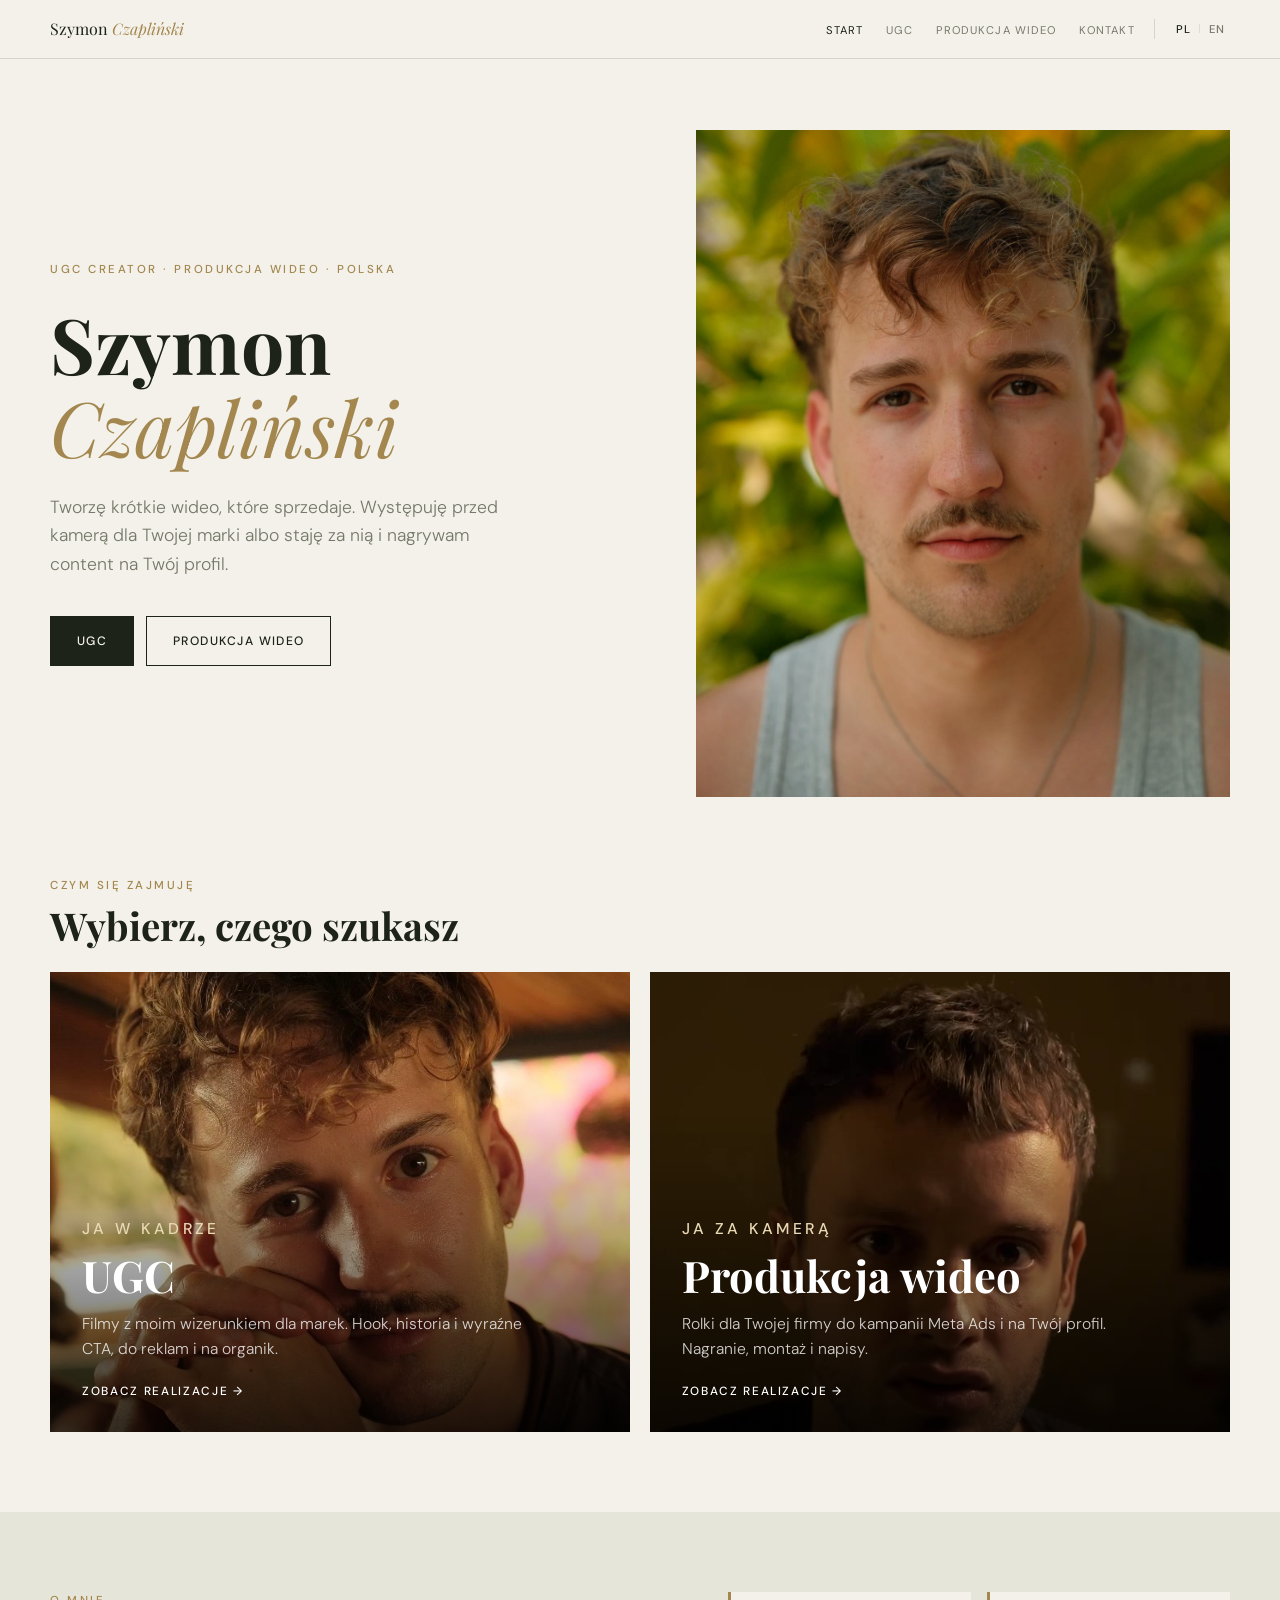
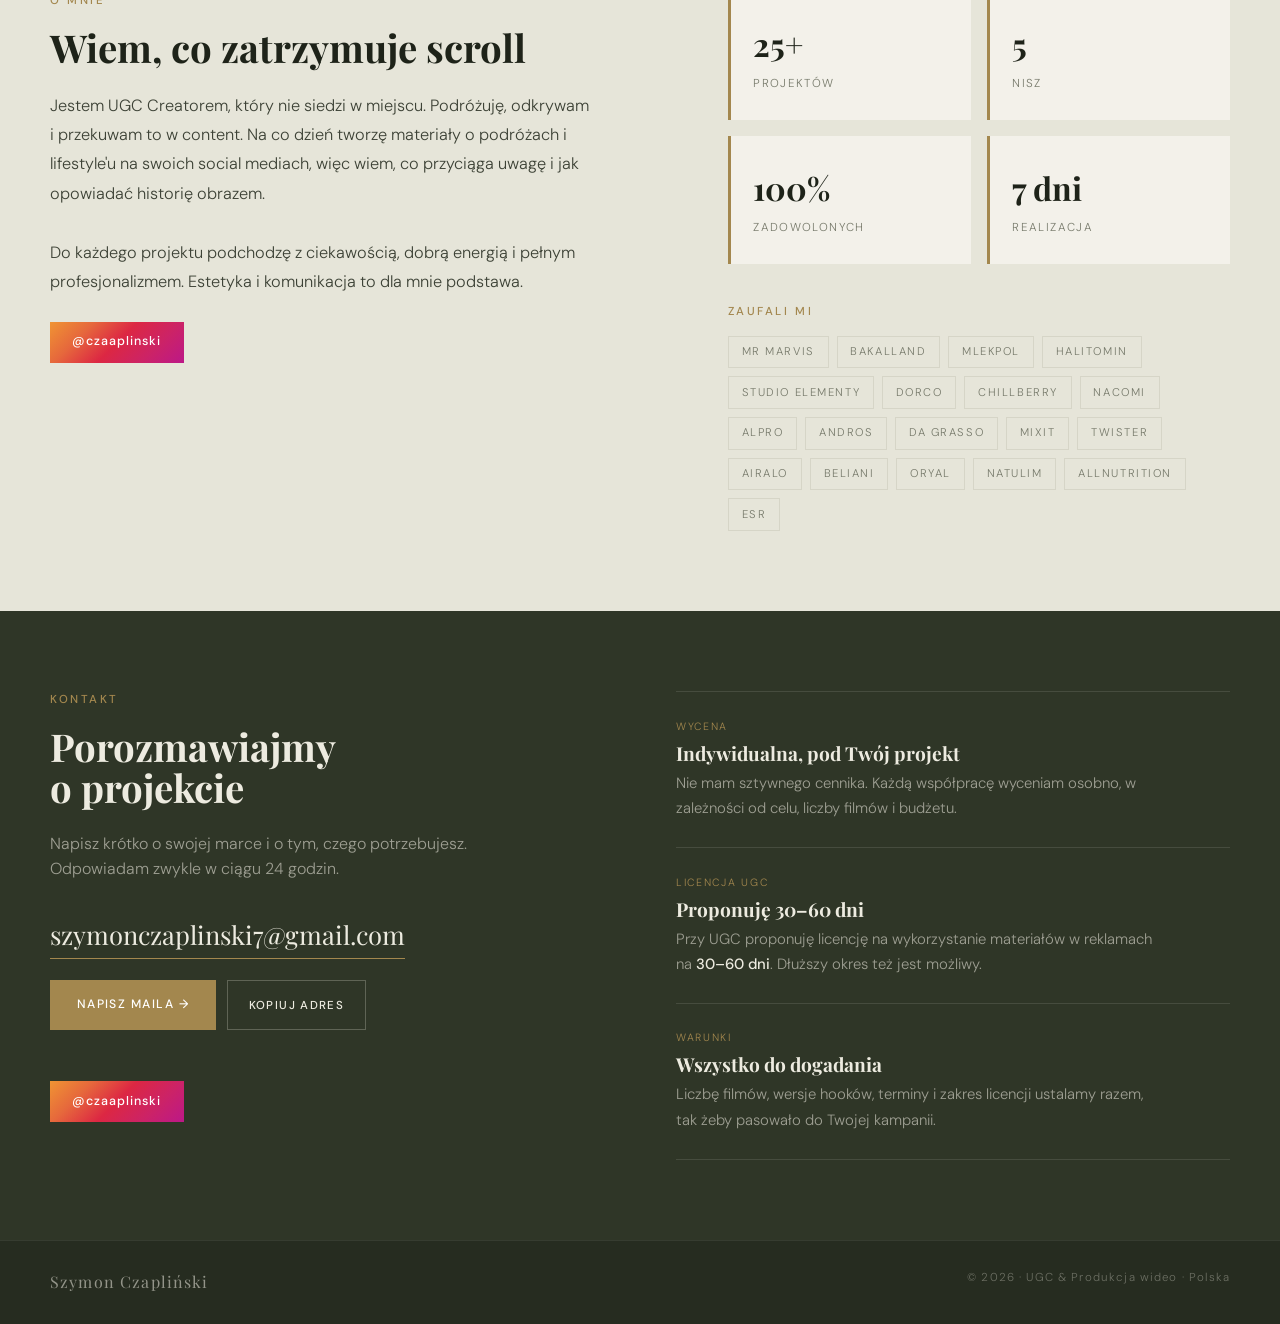
<file: index.html>
<!DOCTYPE html>
<html lang="pl">
<head>
<meta charset="UTF-8"/>
<meta name="viewport" content="width=device-width, initial-scale=1.0, viewport-fit=cover"/>
<title>Szymon Czapliński — UGC Creator & Produkcja wideo</title>
<meta name="description" content="Szymon Czapliński — UGC Creator i produkcja wideo. Krótkie filmy dla marek: UGC z moim wizerunkiem oraz rolki do kampanii Meta Ads i na profil firmy."/>
<meta property="og:type" content="website"/>
<meta property="og:title" content="Szymon Czapliński — UGC Creator & Produkcja wideo"/>
<meta property="og:description" content="Szymon Czapliński — UGC Creator i produkcja wideo. Krótkie filmy dla marek: UGC z moim wizerunkiem oraz rolki do kampanii Meta Ads i na profil firmy."/>
<meta property="og:image" content="https://szymonczaplinskiugc.github.io/szymonczaplinskiUGC/szymon-hero.jpg"/>
<meta property="og:locale" content="pl_PL"/>
<meta name="twitter:card" content="summary_large_image"/>
<link rel="preconnect" href="https://fonts.googleapis.com"/>
<link rel="preconnect" href="https://fonts.gstatic.com" crossorigin/>
<link href="https://fonts.googleapis.com/css2?family=Playfair+Display:ital,wght@0,400;0,700;1,400&amp;family=DM+Sans:wght@300;400;500&amp;display=swap" rel="stylesheet"/>
<link rel="stylesheet" href="style.css?v=202611041552"/>
</head>
<body>
<nav class="wrap"><div class="inner">
  <a class="logo" href="index.html">Szymon <em>Czapliński</em></a>
  <div class="nav-right">
    <ul class="nav-links"><li><a href="index.html" data-pl="Start" data-en="Home" aria-current="page">Start</a></li><li><a href="ugc.html" data-pl="UGC" data-en="UGC">UGC</a></li><li><a href="produkcja.html" data-pl="Produkcja wideo" data-en="Video production">Produkcja wideo</a></li><li><a href="#kontakt" data-pl="Kontakt" data-en="Contact">Kontakt</a></li></ul>
    <div class="lang-switch"><button class="lang-btn active" data-lang="pl">PL</button><span class="lang-sep">|</span><button class="lang-btn" data-lang="en">EN</button></div>
    <button class="hamburger" aria-label="Menu" aria-expanded="false" aria-controls="mobileMenu"><span></span><span></span><span></span></button>
  </div>
</div></nav>
<div class="mobile-menu" id="mobileMenu"><a href="index.html" data-pl="Start" data-en="Home">Start</a><a href="ugc.html" data-pl="UGC" data-en="UGC">UGC</a><a href="produkcja.html" data-pl="Produkcja wideo" data-en="Video production">Produkcja wideo</a><a href="#kontakt" data-pl="Kontakt" data-en="Contact">Kontakt</a></div>
<main>
<section class="hero wrap"><div class="inner">
  <div class="fade-up">
    <p class="eyebrow" data-pl="UGC Creator · Produkcja wideo · Polska" data-en="UGC Creator · Video production · Poland">UGC Creator · Produkcja wideo · Polska</p>
    <h1>Szymon<br><em>Czapliński</em></h1>
    <p class="lead" data-pl="Tworzę krótkie wideo, które sprzedaje. Występuję przed kamerą dla Twojej marki albo staję za nią i nagrywam content na Twój profil." data-en="I make short-form video that sells. I either step in front of the camera for your brand, or stay behind it and film content for your profile.">Tworzę krótkie wideo, które sprzedaje. Występuję przed kamerą dla Twojej marki albo staję za nią i nagrywam content na Twój profil.</p>
    <div class="ctas">
      <a class="btn solid" href="ugc.html">UGC</a>
      <a class="btn ghost" href="produkcja.html" data-pl="Produkcja wideo" data-en="Video production">Produkcja wideo</a>
    </div>
  </div>
  <div class="portrait"><img src="szymon-hero.jpg?v=202611041552" alt="Szymon Czapliński" fetchpriority="high"/></div>
</div></section>

<section class="doors wrap"><div class="inner">
  <p class="eyebrow" data-pl="Czym się zajmuję" data-en="What I do">Czym się zajmuję</p>
  <h2 data-pl="Wybierz, czego szukasz" data-en="Choose what you need">Wybierz, czego szukasz</h2>
  <div class="door-grid">
    <a class="door" href="ugc.html">
      <div class="door-media"><img class="shift" src="szymon-ugc.jpg?v=202611041552" alt="Szymon Czapliński" loading="lazy"/></div>
      <div class="door-body">
        <p class="eyebrow" data-pl="Ja w kadrze" data-en="Me on camera">Ja w kadrze</p>
        <h3>UGC</h3>
        <p data-pl="Filmy z moim wizerunkiem dla marek. Hook, historia i wyraźne CTA, do reklam i na organik." data-en="Videos featuring me, made for brands. Hook, story and a clear CTA, for ads and organic.">Filmy z moim wizerunkiem dla marek. Hook, historia i wyraźne CTA, do reklam i na organik.</p>
        <span class="go" data-pl="Zobacz realizacje →" data-en="See the work →">Zobacz realizacje →</span>
      </div>
    </a>
    <a class="door" href="produkcja.html">
      <div class="door-media"><video src="studioelementy/se-fryzjerzy.mp4" poster="studioelementy/se-fryzjerzy.jpg" muted loop playsinline preload="metadata" data-autoplay></video></div>
      <div class="door-body">
        <p class="eyebrow" data-pl="Ja za kamerą" data-en="Me behind the camera">Ja za kamerą</p>
        <h3 data-pl="Produkcja wideo" data-en="Video production">Produkcja wideo</h3>
        <p data-pl="Rolki dla Twojej firmy do kampanii Meta Ads i na Twój profil. Nagranie, montaż i napisy." data-en="Reels for your business, for Meta Ads campaigns and your profile. Filming, editing and captions.">Rolki dla Twojej firmy do kampanii Meta Ads i na Twój profil. Nagranie, montaż i napisy.</p>
        <span class="go" data-pl="Zobacz realizacje →" data-en="See the work →">Zobacz realizacje →</span>
      </div>
    </a>
  </div>
</div></section>

<section class="about wrap" id="o-mnie"><div class="inner">
  <div>
    <p class="eyebrow" data-pl="O mnie" data-en="About me">O mnie</p>
    <h2 data-pl="Wiem, co zatrzymuje scroll" data-en="I know what stops the scroll">Wiem, co zatrzymuje scroll</h2>
    <p class="txt" data-pl="Jestem UGC Creatorem, który nie siedzi w miejscu. Podróżuję, odkrywam i przekuwam to w content. Na co dzień tworzę materiały o podróżach i lifestyle'u na swoich social mediach, więc wiem, co przyciąga uwagę i jak opowiadać historię obrazem.<br><br>Do każdego projektu podchodzę z ciekawością, dobrą energią i pełnym profesjonalizmem. Estetyka i komunikacja to dla mnie podstawa." data-en="I'm a UGC Creator who never stays in one place. I travel, explore and turn it all into content. I run my own travel and lifestyle social media, so I know what stops the scroll and how to tell a story through visuals.<br><br>I approach every project with curiosity, good energy and full professionalism. Aesthetics and communication are my foundation.">Jestem UGC Creatorem, który nie siedzi w miejscu. Podróżuję, odkrywam i przekuwam to w content. Na co dzień tworzę materiały o podróżach i lifestyle'u na swoich social mediach, więc wiem, co przyciąga uwagę i jak opowiadać historię obrazem.<br><br>Do każdego projektu podchodzę z ciekawością, dobrą energią i pełnym profesjonalizmem. Estetyka i komunikacja to dla mnie podstawa.</p>
    <a href="https://www.instagram.com/czaaplinski/" target="_blank" rel="noopener" class="ig">@czaaplinski</a>
  </div>
  <div>
    <div class="stats">
      <div class="stat"><b>25+</b><span data-pl="Projektów" data-en="Projects">Projektów</span></div>
      <div class="stat"><b>5</b><span data-pl="Nisz" data-en="Niches">Nisz</span></div>
      <div class="stat"><b>100%</b><span data-pl="Zadowolonych" data-en="Satisfaction">Zadowolonych</span></div>
      <div class="stat"><b data-pl="7 dni" data-en="7 days">7 dni</b><span data-pl="Realizacja" data-en="Delivery">Realizacja</span></div>
    </div>
    <div class="brands-block">
      <p class="eyebrow" data-pl="Zaufali mi" data-en="Brands I've worked with">Zaufali mi</p>
      <div class="brands"><span>MR MARVIS</span><span>Bakalland</span><span>Mlekpol</span><span>Halitomin</span><span>Studio Elementy</span><span>Dorco</span><span>Chillberry</span><span>Nacomi</span><span>Alpro</span><span>Andros</span><span>Da Grasso</span><span>Mixit</span><span>Twister</span><span>Airalo</span><span>Beliani</span><span>Oryal</span><span>Natulim</span><span>Allnutrition</span><span>ESR</span></div>
    </div>
  </div>
</div></section>
</main>
<section class="contact wrap" id="kontakt"><div class="inner">
  <div>
    <p class="eyebrow" data-pl="Kontakt" data-en="Contact">Kontakt</p>
    <h2 data-pl="Porozmawiajmy<br>o projekcie" data-en="Let's talk<br>about your project">Porozmawiajmy<br>o projekcie</h2>
    <p class="txt" data-pl="Napisz krótko o swojej marce i o tym, czego potrzebujesz. Odpowiadam zwykle w ciągu 24 godzin." data-en="Tell me briefly about your brand and what you need. I usually reply within 24 hours.">Napisz krótko o swojej marce i o tym, czego potrzebujesz. Odpowiadam zwykle w ciągu 24 godzin.</p>
    <div class="mail-box">
      <a class="mail-addr" href="mailto:szymonczaplinski7@gmail.com?subject=Wsp%C3%B3%C5%82praca">szymonczaplinski7@gmail.com</a>
      <div class="mail-actions">
        <a class="btn brass" href="mailto:szymonczaplinski7@gmail.com?subject=Wsp%C3%B3%C5%82praca" data-pl="Napisz maila →" data-en="Send an email →">Napisz maila →</a>
        <button type="button" class="copy-btn" data-pl="Kopiuj adres" data-en="Copy address">Kopiuj adres</button>
      </div>
    </div>
    <div class="ig-row"><a href="https://www.instagram.com/czaaplinski/" target="_blank" rel="noopener" class="ig">@czaaplinski</a></div>
  </div>
  <div class="terms">
    <div class="term">
      <p class="k" data-pl="Wycena" data-en="Pricing">Wycena</p>
      <h3 data-pl="Indywidualna, pod Twój projekt" data-en="Custom, built around your project">Indywidualna, pod Twój projekt</h3>
      <p data-pl="Nie mam sztywnego cennika. Każdą współpracę wyceniam osobno, w zależności od celu, liczby filmów i budżetu." data-en="I don't use a fixed price list. Every project is quoted separately, based on the goal, the number of videos and the budget.">Nie mam sztywnego cennika. Każdą współpracę wyceniam osobno, w zależności od celu, liczby filmów i budżetu.</p>
    </div>
    <div class="term">
      <p class="k" data-pl="Licencja UGC" data-en="UGC licence">Licencja UGC</p>
      <h3 data-pl="Proponuję 30–60 dni" data-en="I suggest 30–60 days">Proponuję 30–60 dni</h3>
      <p data-pl="Przy UGC proponuję licencję na wykorzystanie materiałów w reklamach na <b>30–60 dni</b>. Dłuższy okres też jest możliwy." data-en="For UGC I suggest a <b>30–60 day</b> licence to use the videos in ads. A longer period is possible too.">Przy UGC proponuję licencję na wykorzystanie materiałów w reklamach na <b>30–60 dni</b>. Dłuższy okres też jest możliwy.</p>
    </div>
    <div class="term">
      <p class="k" data-pl="Warunki" data-en="Terms">Warunki</p>
      <h3 data-pl="Wszystko do dogadania" data-en="Everything is negotiable">Wszystko do dogadania</h3>
      <p data-pl="Liczbę filmów, wersje hooków, terminy i zakres licencji ustalamy razem, tak żeby pasowało do Twojej kampanii." data-en="We agree on the number of videos, hook variants, deadlines and licence scope together, so it fits your campaign.">Liczbę filmów, wersje hooków, terminy i zakres licencji ustalamy razem, tak żeby pasowało do Twojej kampanii.</p>
    </div>
  </div>
</div></section>
<footer class="wrap"><div class="inner"><span class="logo">Szymon Czapliński</span><span data-pl="© 2026 · UGC &amp; Produkcja wideo · Polska" data-en="© 2026 · UGC &amp; Video production · Poland">© 2026 · UGC &amp; Produkcja wideo · Polska</span></div></footer>
<div class="lightbox" id="lightbox" role="dialog" aria-modal="true" aria-label="Wideo">
  <div class="phone-frame"><div class="lightbox-screen"></div></div>
  <button type="button" class="lightbox-close" data-pl="✕ Zamknij" data-en="✕ Close">✕ Zamknij</button>
</div>
<script src="script.js?v=202611041552"></script>
</body>
</html>
</file>
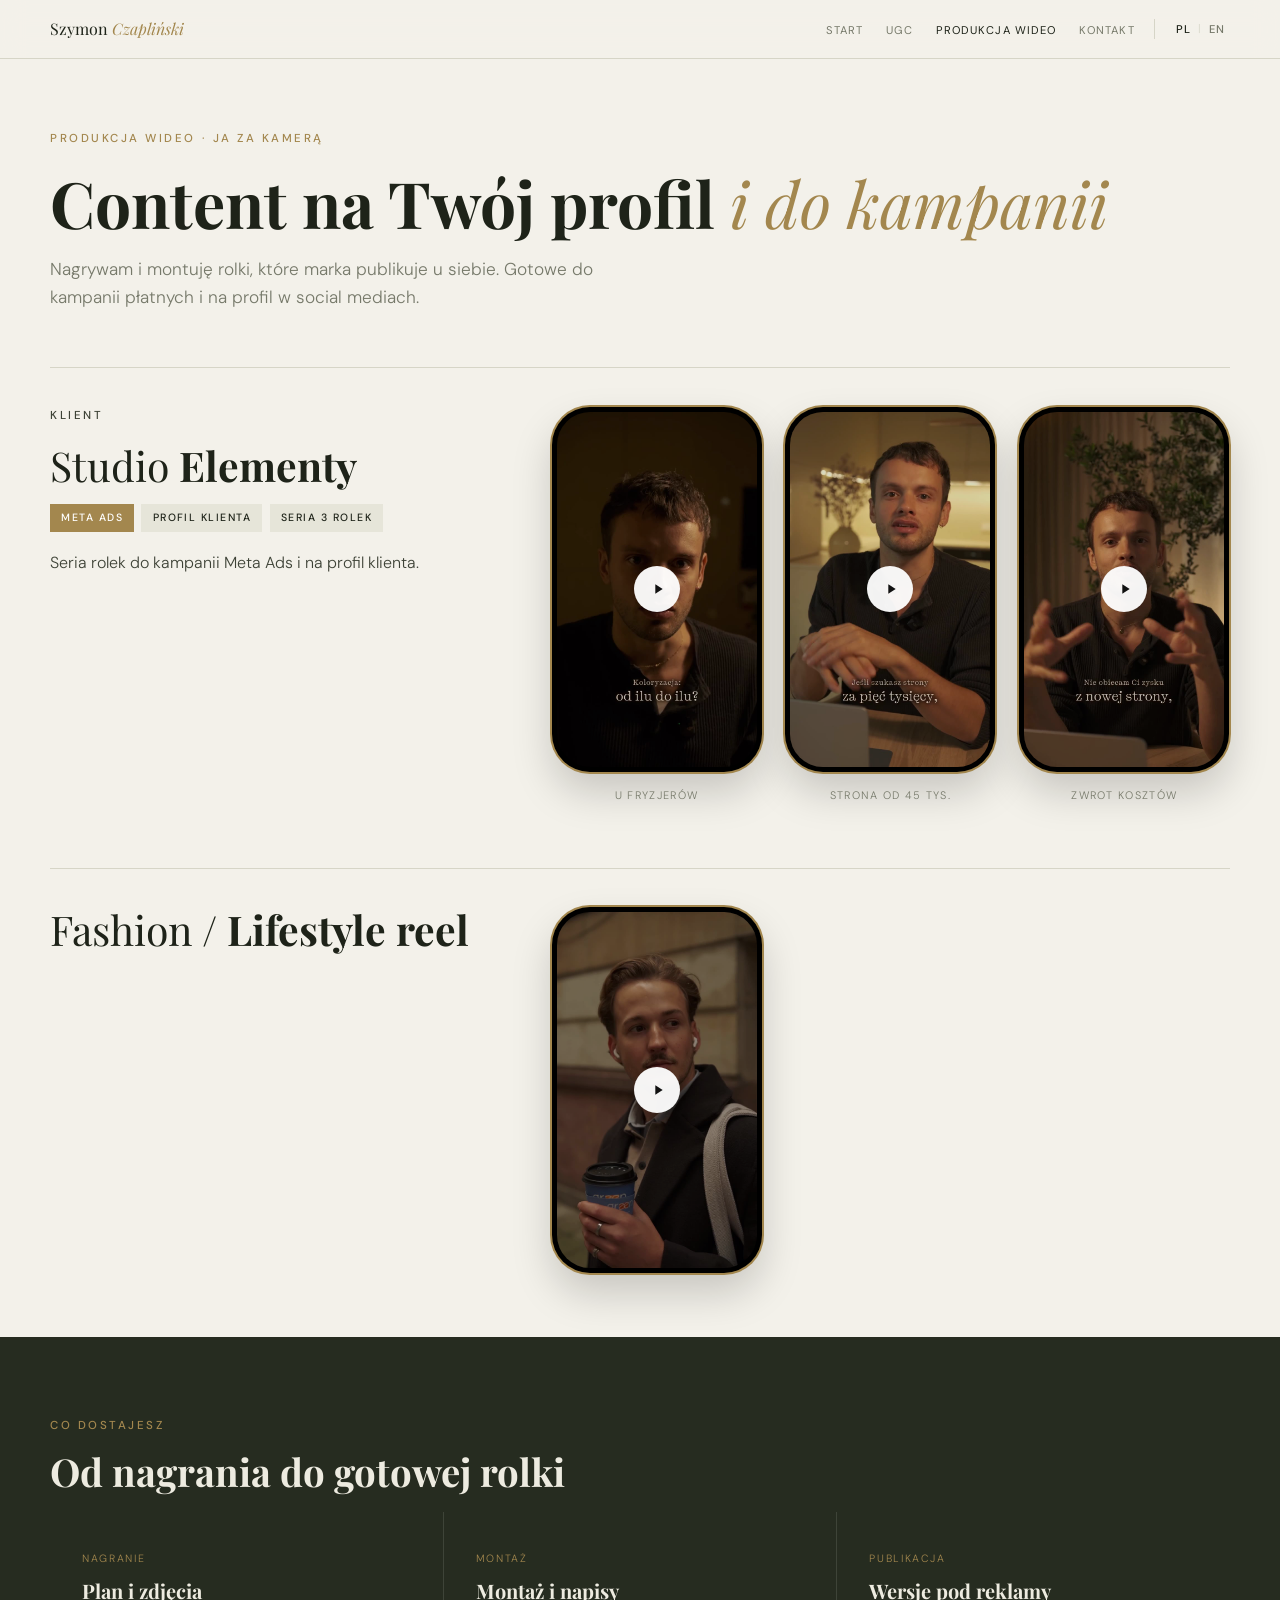
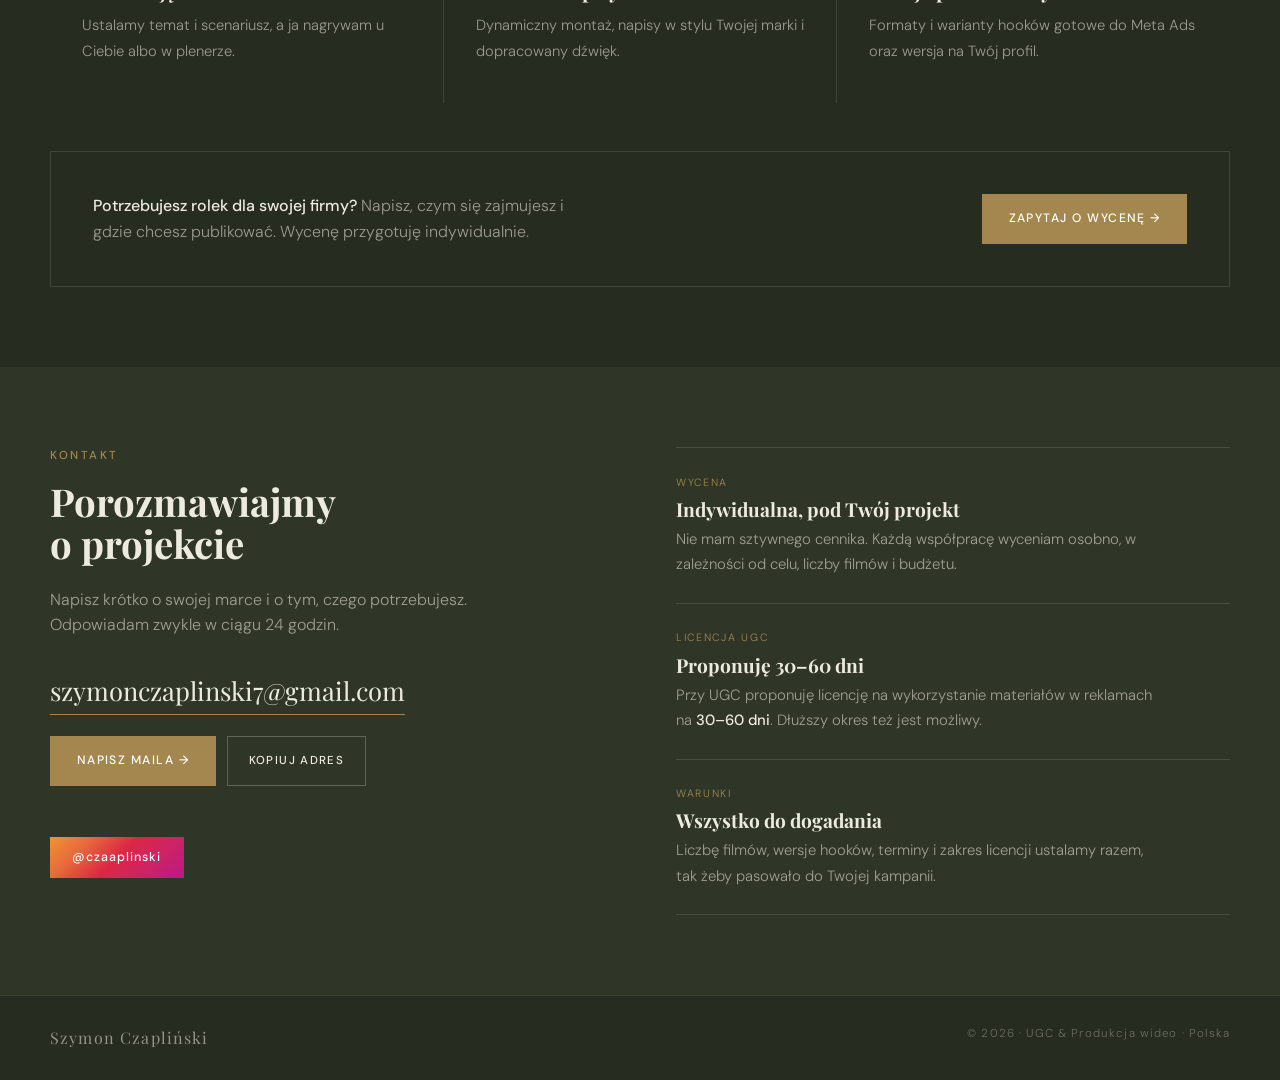
<file: produkcja.html>
<!DOCTYPE html>
<html lang="pl">
<head>
<meta charset="UTF-8"/>
<meta name="viewport" content="width=device-width, initial-scale=1.0, viewport-fit=cover"/>
<title>Produkcja wideo — Szymon Czapliński</title>
<meta name="description" content="Produkcja rolek dla firm: do kampanii Meta Ads i na profil w social mediach. Realizacje m.in. dla Studio Elementy."/>
<meta property="og:type" content="website"/>
<meta property="og:title" content="Produkcja wideo — Szymon Czapliński"/>
<meta property="og:description" content="Produkcja rolek dla firm: do kampanii Meta Ads i na profil w social mediach. Realizacje m.in. dla Studio Elementy."/>
<meta property="og:image" content="https://szymonczaplinskiugc.github.io/szymonczaplinskiUGC/szymon-hero.jpg"/>
<meta property="og:locale" content="pl_PL"/>
<meta name="twitter:card" content="summary_large_image"/>
<link rel="preconnect" href="https://fonts.googleapis.com"/>
<link rel="preconnect" href="https://fonts.gstatic.com" crossorigin/>
<link href="https://fonts.googleapis.com/css2?family=Playfair+Display:ital,wght@0,400;0,700;1,400&amp;family=DM+Sans:wght@300;400;500&amp;display=swap" rel="stylesheet"/>
<link rel="stylesheet" href="style.css?v=202611041552"/>
</head>
<body>
<nav class="wrap"><div class="inner">
  <a class="logo" href="index.html">Szymon <em>Czapliński</em></a>
  <div class="nav-right">
    <ul class="nav-links"><li><a href="index.html" data-pl="Start" data-en="Home">Start</a></li><li><a href="ugc.html" data-pl="UGC" data-en="UGC">UGC</a></li><li><a href="produkcja.html" data-pl="Produkcja wideo" data-en="Video production" aria-current="page">Produkcja wideo</a></li><li><a href="#kontakt" data-pl="Kontakt" data-en="Contact">Kontakt</a></li></ul>
    <div class="lang-switch"><button class="lang-btn active" data-lang="pl">PL</button><span class="lang-sep">|</span><button class="lang-btn" data-lang="en">EN</button></div>
    <button class="hamburger" aria-label="Menu" aria-expanded="false" aria-controls="mobileMenu"><span></span><span></span><span></span></button>
  </div>
</div></nav>
<div class="mobile-menu" id="mobileMenu"><a href="index.html" data-pl="Start" data-en="Home">Start</a><a href="ugc.html" data-pl="UGC" data-en="UGC">UGC</a><a href="produkcja.html" data-pl="Produkcja wideo" data-en="Video production">Produkcja wideo</a><a href="#kontakt" data-pl="Kontakt" data-en="Contact">Kontakt</a></div>
<main>
<section class="page-head wrap"><div class="inner">
  <p class="eyebrow" data-pl="Produkcja wideo · Ja za kamerą" data-en="Video production · Me behind the camera">Produkcja wideo · Ja za kamerą</p>
  <h1 data-pl="Content na Twój profil <em>i do kampanii</em>" data-en="Content for your profile <em>and your campaigns</em>">Content na Twój profil <em>i do kampanii</em></h1>
  <p class="lead" data-pl="Nagrywam i montuję rolki, które marka publikuje u siebie. Gotowe do kampanii płatnych i na profil w social mediach." data-en="I film and edit reels that the brand publishes on its own channels. Ready for paid campaigns and for the social media profile.">Nagrywam i montuję rolki, które marka publikuje u siebie. Gotowe do kampanii płatnych i na profil w social mediach.</p>
</div></section>

<section class="project wrap"><div class="inner">
  <!-- Kolejny klient: skopiuj cały <article> poniżej i podmień nazwę, tagi, opis i filmy -->
  <article class="project-card">
    <div class="project-meta">
      <p class="eyebrow" data-pl="Klient" data-en="Client">Klient</p>
      <h2 class="client">Studio <b>Elementy</b></h2>
      <div class="tags"><span class="tag ads">Meta Ads</span><span class="tag" data-pl="Profil klienta" data-en="Client profile">Profil klienta</span><span class="tag" data-pl="Seria 3 rolek" data-en="Series of 3 reels">Seria 3 rolek</span></div>
      <p data-pl="Seria rolek do kampanii Meta Ads i na profil klienta." data-en="A series of reels for Meta Ads campaigns and the client's profile.">Seria rolek do kampanii Meta Ads i na profil klienta.</p>
    </div>
    <div class="phones">
<div class="phone"><div class="phone-frame"><button type="button" class="phone-screen" data-video="studioelementy/se-fryzjerzy.mp4" aria-label="Odtwórz: U fryzjerów"><img src="studioelementy/se-fryzjerzy.jpg" alt="" loading="lazy"/><span class="play"><i><svg viewBox="0 0 24 24"><path d="M8 5v14l11-7z"/></svg></i></span></button></div><p class="phone-cap" data-pl="U fryzjerów" data-en="At the hair salon">U fryzjerów</p></div>
<div class="phone"><div class="phone-frame"><button type="button" class="phone-screen" data-video="studioelementy/se-od-45-tysiecy.mp4" aria-label="Odtwórz: Strona od 45 tys."><img src="studioelementy/se-od-45-tysiecy.jpg" alt="" loading="lazy"/><span class="play"><i><svg viewBox="0 0 24 24"><path d="M8 5v14l11-7z"/></svg></i></span></button></div><p class="phone-cap" data-pl="Strona od 45 tys." data-en="Websites from 45k">Strona od 45 tys.</p></div>
<div class="phone"><div class="phone-frame"><button type="button" class="phone-screen" data-video="studioelementy/se-zwrot-kosztow.mp4" aria-label="Odtwórz: Zwrot kosztów"><img src="studioelementy/se-zwrot-kosztow.jpg" alt="" loading="lazy"/><span class="play"><i><svg viewBox="0 0 24 24"><path d="M8 5v14l11-7z"/></svg></i></span></button></div><p class="phone-cap" data-pl="Zwrot kosztów" data-en="Return on investment">Zwrot kosztów</p></div>
    </div>
  </article>
  <article class="project-card">
    <div class="project-meta">
      <h2 class="client">Fashion / <b>Lifestyle reel</b></h2>
    </div>
    <div class="phones">
<div class="phone"><div class="phone-frame"><button type="button" class="phone-screen" data-video="projekty/fashion-reel.mp4" aria-label="Odtwórz: Fashion / Lifestyle reel"><img src="projekty/fashion-reel.jpg" alt="" loading="lazy"/><span class="play"><i><svg viewBox="0 0 24 24"><path d="M8 5v14l11-7z"/></svg></i></span></button></div></div>
    </div>
  </article>
</div></section>

<section class="offer wrap"><div class="inner">
  <p class="eyebrow" data-pl="Co dostajesz" data-en="What you get">Co dostajesz</p>
  <h2 data-pl="Od nagrania do gotowej rolki" data-en="From filming to a finished reel">Od nagrania do gotowej rolki</h2>
  <div class="offer-grid">
    <div class="offer-card"><p class="k" data-pl="Nagranie" data-en="Filming">Nagranie</p><h3 data-pl="Plan i zdjęcia" data-en="Plan and shoot">Plan i zdjęcia</h3><p data-pl="Ustalamy temat i scenariusz, a ja nagrywam u Ciebie albo w plenerze." data-en="We agree on the topic and script, then I film at your place or on location.">Ustalamy temat i scenariusz, a ja nagrywam u Ciebie albo w plenerze.</p></div>
    <div class="offer-card"><p class="k" data-pl="Montaż" data-en="Editing">Montaż</p><h3 data-pl="Montaż i napisy" data-en="Editing and captions">Montaż i napisy</h3><p data-pl="Dynamiczny montaż, napisy w stylu Twojej marki i dopracowany dźwięk." data-en="Dynamic editing, captions in your brand's style and polished sound.">Dynamiczny montaż, napisy w stylu Twojej marki i dopracowany dźwięk.</p></div>
    <div class="offer-card"><p class="k" data-pl="Publikacja" data-en="Publishing">Publikacja</p><h3 data-pl="Wersje pod reklamy" data-en="Ad-ready versions">Wersje pod reklamy</h3><p data-pl="Formaty i warianty hooków gotowe do Meta Ads oraz wersja na Twój profil." data-en="Formats and hook variants ready for Meta Ads, plus a version for your profile.">Formaty i warianty hooków gotowe do Meta Ads oraz wersja na Twój profil.</p></div>
  </div>
  <div class="offer-cta">
    <p data-pl="<strong>Potrzebujesz rolek dla swojej firmy?</strong> Napisz, czym się zajmujesz i gdzie chcesz publikować. Wycenę przygotuję indywidualnie." data-en="<strong>Need reels for your business?</strong> Tell me what you do and where you want to publish. I'll prepare a custom quote."><strong>Potrzebujesz rolek dla swojej firmy?</strong> Napisz, czym się zajmujesz i gdzie chcesz publikować. Wycenę przygotuję indywidualnie.</p>
    <a href="#kontakt" class="btn brass" data-pl="Zapytaj o wycenę →" data-en="Get a quote →">Zapytaj o wycenę →</a>
  </div>
</div></section>
</main>
<section class="contact wrap" id="kontakt"><div class="inner">
  <div>
    <p class="eyebrow" data-pl="Kontakt" data-en="Contact">Kontakt</p>
    <h2 data-pl="Porozmawiajmy<br>o projekcie" data-en="Let's talk<br>about your project">Porozmawiajmy<br>o projekcie</h2>
    <p class="txt" data-pl="Napisz krótko o swojej marce i o tym, czego potrzebujesz. Odpowiadam zwykle w ciągu 24 godzin." data-en="Tell me briefly about your brand and what you need. I usually reply within 24 hours.">Napisz krótko o swojej marce i o tym, czego potrzebujesz. Odpowiadam zwykle w ciągu 24 godzin.</p>
    <div class="mail-box">
      <a class="mail-addr" href="mailto:szymonczaplinski7@gmail.com?subject=Wsp%C3%B3%C5%82praca">szymonczaplinski7@gmail.com</a>
      <div class="mail-actions">
        <a class="btn brass" href="mailto:szymonczaplinski7@gmail.com?subject=Wsp%C3%B3%C5%82praca" data-pl="Napisz maila →" data-en="Send an email →">Napisz maila →</a>
        <button type="button" class="copy-btn" data-pl="Kopiuj adres" data-en="Copy address">Kopiuj adres</button>
      </div>
    </div>
    <div class="ig-row"><a href="https://www.instagram.com/czaaplinski/" target="_blank" rel="noopener" class="ig">@czaaplinski</a></div>
  </div>
  <div class="terms">
    <div class="term">
      <p class="k" data-pl="Wycena" data-en="Pricing">Wycena</p>
      <h3 data-pl="Indywidualna, pod Twój projekt" data-en="Custom, built around your project">Indywidualna, pod Twój projekt</h3>
      <p data-pl="Nie mam sztywnego cennika. Każdą współpracę wyceniam osobno, w zależności od celu, liczby filmów i budżetu." data-en="I don't use a fixed price list. Every project is quoted separately, based on the goal, the number of videos and the budget.">Nie mam sztywnego cennika. Każdą współpracę wyceniam osobno, w zależności od celu, liczby filmów i budżetu.</p>
    </div>
    <div class="term">
      <p class="k" data-pl="Licencja UGC" data-en="UGC licence">Licencja UGC</p>
      <h3 data-pl="Proponuję 30–60 dni" data-en="I suggest 30–60 days">Proponuję 30–60 dni</h3>
      <p data-pl="Przy UGC proponuję licencję na wykorzystanie materiałów w reklamach na <b>30–60 dni</b>. Dłuższy okres też jest możliwy." data-en="For UGC I suggest a <b>30–60 day</b> licence to use the videos in ads. A longer period is possible too.">Przy UGC proponuję licencję na wykorzystanie materiałów w reklamach na <b>30–60 dni</b>. Dłuższy okres też jest możliwy.</p>
    </div>
    <div class="term">
      <p class="k" data-pl="Warunki" data-en="Terms">Warunki</p>
      <h3 data-pl="Wszystko do dogadania" data-en="Everything is negotiable">Wszystko do dogadania</h3>
      <p data-pl="Liczbę filmów, wersje hooków, terminy i zakres licencji ustalamy razem, tak żeby pasowało do Twojej kampanii." data-en="We agree on the number of videos, hook variants, deadlines and licence scope together, so it fits your campaign.">Liczbę filmów, wersje hooków, terminy i zakres licencji ustalamy razem, tak żeby pasowało do Twojej kampanii.</p>
    </div>
  </div>
</div></section>
<footer class="wrap"><div class="inner"><span class="logo">Szymon Czapliński</span><span data-pl="© 2026 · UGC &amp; Produkcja wideo · Polska" data-en="© 2026 · UGC &amp; Video production · Poland">© 2026 · UGC &amp; Produkcja wideo · Polska</span></div></footer>
<div class="lightbox" id="lightbox" role="dialog" aria-modal="true" aria-label="Wideo">
  <div class="phone-frame"><div class="lightbox-screen"></div></div>
  <button type="button" class="lightbox-close" data-pl="✕ Zamknij" data-en="✕ Close">✕ Zamknij</button>
</div>
<script src="script.js?v=202611041552"></script>
</body>
</html>
</file>
<file: style.css>
/* Szymon Czapliński — wspólne style dla index.html, ugc.html, produkcja.html
   Paleta: oliwka. Żeby zmienić kolory całej strony, zmień tylko wartości poniżej. */
:root{
  --bg:#F3F1EA;          /* tło strony */
  --surface:#E6E5D9;     /* tło sekcji "O mnie" i tagów */
  --ink:#1E2319;         /* tekst */
  --muted:#76796A;       /* tekst drugorzędny */
  --line:#D6D5C7;        /* linie i obramowania */
  --accent:#A3874E;      /* mosiądz: akcent, ramki telefonów */
  --deep:#262C20;        /* ciemne sekcje (oferta, stopka) */
  --deep-2:#2F3627;      /* sekcja kontaktu */
  --on-deep:#EDEBE0;
  --on-deep-muted:rgba(237,235,224,.58);
  --display:'Playfair Display',Georgia,'Times New Roman',serif;
  --body:'DM Sans',system-ui,-apple-system,'Segoe UI',sans-serif;
  --gutter:max(1.5rem,env(safe-area-inset-left,0px));
}
*,*::before,*::after{box-sizing:border-box;margin:0;padding:0}
html{scroll-behavior:smooth;scroll-padding-top:70px}
body{background:var(--bg);color:var(--ink);font-family:var(--body);font-weight:300;font-size:16px;line-height:1.6;overflow-x:hidden}
img,video{max-width:100%;display:block}
a{color:inherit}
button{font-family:inherit}
:focus-visible{outline:2px solid var(--accent);outline-offset:3px}
.wrap{padding-left:max(1.5rem,env(safe-area-inset-left,0px));padding-right:max(1.5rem,env(safe-area-inset-right,0px))}
.inner{max-width:1180px;margin:0 auto}
h1,h2,h3{font-family:var(--display);font-weight:700;line-height:1.08;text-wrap:balance}
.eyebrow{font-size:.72rem;font-weight:500;letter-spacing:.22em;text-transform:uppercase;color:var(--accent)}
.rule{width:40px;height:2px;background:var(--accent)}

/* ---------- nawigacja ---------- */
nav{position:fixed;top:0;left:0;right:0;z-index:100;background:rgba(243,241,234,.92);backdrop-filter:blur(12px);-webkit-backdrop-filter:blur(12px);border-bottom:1px solid var(--line)}
nav .inner{display:flex;align-items:center;justify-content:space-between;gap:1rem;padding-block:1rem}
.logo{font-family:var(--display);font-size:1rem;text-decoration:none;white-space:nowrap}
.logo em{color:var(--accent)}
.nav-right{display:flex;align-items:center;gap:1.2rem}
.nav-links{display:flex;gap:1.4rem;list-style:none;align-items:center}
.nav-links a{font-size:.7rem;font-weight:400;letter-spacing:.1em;text-transform:uppercase;color:var(--muted);text-decoration:none;transition:color .2s}
.nav-links a:hover,.nav-links a[aria-current="page"]{color:var(--ink)}
.lang-switch{display:flex;align-items:center;gap:.2rem;border-left:1px solid var(--line);padding-left:1rem}
.lang-btn{font-size:.7rem;font-weight:500;letter-spacing:.08em;background:none;border:none;cursor:pointer;color:var(--muted);padding:.2rem .3rem}
.lang-btn.active{color:var(--ink)}
.lang-sep{color:var(--line);font-size:.7rem}
.hamburger{display:none;flex-direction:column;gap:5px;background:none;border:none;cursor:pointer;padding:.4rem}
.hamburger span{display:block;width:22px;height:2px;background:var(--ink)}
.mobile-menu{display:none;position:fixed;top:57px;left:0;right:0;background:rgba(243,241,234,.98);backdrop-filter:blur(12px);-webkit-backdrop-filter:blur(12px);border-bottom:1px solid var(--line);padding:1rem 1.5rem 1.5rem;z-index:99;flex-direction:column}
.mobile-menu.open{display:flex}
.mobile-menu a{font-size:.8rem;letter-spacing:.1em;text-transform:uppercase;color:var(--muted);text-decoration:none;padding:.8rem 0;border-bottom:1px solid var(--line)}
.mobile-menu a:last-child{border-bottom:none}
main{padding-top:58px}

/* ---------- przyciski ---------- */
.btn{display:inline-flex;align-items:center;gap:.5rem;padding:.9rem 1.6rem;font-size:.76rem;font-weight:500;letter-spacing:.12em;text-transform:uppercase;text-decoration:none;border:1px solid var(--ink);transition:background .2s,color .2s,border-color .2s,opacity .2s;cursor:pointer}
.btn.solid{background:var(--ink);color:var(--bg)}
.btn.solid:hover{background:var(--accent);border-color:var(--accent)}
.btn.ghost{background:none;color:var(--ink)}
.btn.ghost:hover{border-color:var(--accent);color:var(--accent)}
.btn.brass{background:var(--accent);border-color:var(--accent);color:#fff}
.btn.brass:hover{opacity:.88}

/* ---------- start: hero ---------- */
.hero .inner{display:grid;grid-template-columns:1.05fr .95fr;gap:3.5rem;align-items:center;padding-block:4.5rem 4rem}
.hero h1{font-size:clamp(2.8rem,6vw,5.2rem);margin-top:1.4rem}
.hero h1 em{font-style:italic;font-weight:400;color:var(--accent)}
.hero .lead{font-size:1.1rem;color:var(--muted);margin-top:1.6rem;max-width:30rem}
.ctas{display:flex;gap:.8rem;flex-wrap:wrap;margin-top:2.4rem}
.portrait{aspect-ratio:4/5;overflow:hidden;background:var(--surface)}
.portrait img{width:100%;height:100%;object-fit:cover;object-position:50% 50%}
.fade-up{animation:fadeUp 1s ease both}
@keyframes fadeUp{from{opacity:0;transform:translateY(24px)}to{opacity:1;transform:none}}

/* ---------- start: kafelki ---------- */
.doors .inner{padding-block:1rem 5rem}
.doors h2{font-size:clamp(1.7rem,3vw,2.4rem);margin:.6rem 0 1.6rem}
.door-grid{display:grid;grid-template-columns:1fr 1fr;gap:1.2rem}
.door{position:relative;overflow:hidden;background:var(--deep);color:#fff;text-decoration:none;display:flex;flex-direction:column;justify-content:flex-end;min-height:460px}
.door-media{position:absolute;inset:0;background:#000;overflow:hidden}
.door-media img,.door-media video{position:absolute;inset:0;width:100%;height:100%;object-fit:cover;transition:transform .8s ease}
.door-media video{object-position:50% 10%}
.door-media img.shift{object-position:50% 0;transform-origin:50% 0;transform:scale(1.2)}
@media (min-width:520px) and (max-width:860px){.door-media img.shift{object-position:50% 38%;transform:none}}
@media (min-width:861px){.door-media img.shift{object-position:50% 25%;transform:none}.door-media video{object-position:50% 28%}}
.door:hover .door-media video{transform:scale(1.04)}
.door::after{content:"";position:absolute;inset:0;z-index:1;background:linear-gradient(180deg,rgba(0,0,0,0) 30%,rgba(0,0,0,.74) 100%)}
.door-body{position:relative;z-index:2;padding:2rem;display:grid;gap:.7rem}
.door .eyebrow{color:#E9D9B4}
.door h3{font-size:clamp(2rem,3.4vw,2.8rem);color:#fff}
.door p{color:rgba(255,255,255,.8);max-width:28rem;font-size:.98rem}
.door .go{margin-top:.6rem;font-size:.74rem;font-weight:500;letter-spacing:.14em;text-transform:uppercase}
.door:hover .go{color:#E9D9B4}

/* ---------- o mnie ---------- */
.about{background:var(--surface)}
.about .inner{display:grid;grid-template-columns:1.1fr .9fr;gap:4rem;padding-block:5rem;align-items:start}
.about h2{font-size:clamp(1.7rem,3vw,2.4rem);margin:1rem 0 1.4rem}
.about .txt{color:#3d4236;max-width:34rem;font-size:1.02rem;line-height:1.8}
.ig{display:inline-flex;align-items:center;gap:.6rem;margin-top:1.6rem;padding:.65rem 1.4rem;background:linear-gradient(135deg,#f09433,#e6683c,#dc2743,#cc2366,#bc1888);color:#fff;text-decoration:none;font-size:.78rem;font-weight:500;letter-spacing:.08em;transition:opacity .2s}
.ig:hover{opacity:.85}
.stats{display:grid;grid-template-columns:1fr 1fr;gap:1rem}
.stat{background:var(--bg);padding:1.6rem 1.4rem;border-left:3px solid var(--accent)}
.stat b{display:block;font-family:var(--display);font-size:2rem;font-weight:700;font-variant-numeric:tabular-nums}
.stat span{font-size:.72rem;letter-spacing:.12em;text-transform:uppercase;color:var(--muted)}
.brands-block{margin-top:2.4rem}
.brands{display:flex;flex-wrap:wrap;gap:.5rem;margin-top:.9rem}
.brands span{font-size:.7rem;letter-spacing:.14em;text-transform:uppercase;color:var(--muted);padding:.4rem .8rem;border:1px solid var(--line)}

/* ---------- nagłówek podstron ---------- */
.page-head .inner{padding-block:4.5rem 2.5rem;display:grid;gap:1.2rem}
.page-head h1{font-size:clamp(2.4rem,5vw,4rem)}
.page-head h1 em{font-style:italic;font-weight:400;color:var(--accent)}
.page-head.with-media .inner{grid-template-columns:1.1fr .9fr;gap:3.5rem;align-items:center}
.page-head-text{display:grid;gap:1.2rem;align-content:center}
.head-photo{margin:0;display:grid;gap:.7rem}
.head-photo img{width:100%;aspect-ratio:1/1;object-fit:cover}
.head-photo figcaption{font-size:.68rem;letter-spacing:.14em;text-transform:uppercase;color:var(--muted)}
.page-head .lead{color:var(--muted);font-size:1.08rem;max-width:36rem}

/* ---------- telefony (ramki) ---------- */
.phone{display:flex;flex-direction:column;align-items:center;gap:.9rem}
.phone-frame{width:100%;max-width:210px;background:#000;border-radius:38px;padding:5px;box-shadow:0 0 0 2px var(--accent),0 20px 40px rgba(0,0,0,.18)}
.phone-screen{position:relative;aspect-ratio:9/16;width:100%;border-radius:33px;overflow:hidden;background:#000;cursor:pointer;border:0;padding:0;display:block}
.phone-screen img,.phone-screen video{position:absolute;inset:0;width:100%;height:100%;object-fit:cover}
.play{position:absolute;inset:0;display:grid;place-items:center;background:rgba(0,0,0,.15)}
.play i{width:46px;height:46px;border-radius:50%;background:rgba(255,255,255,.95);display:grid;place-items:center;transition:transform .2s}
.phone-screen:hover .play i{transform:scale(1.1)}
.play svg{width:16px;height:16px;fill:#111;margin-left:2px}
.phone-cap{font-size:.68rem;letter-spacing:.12em;text-transform:uppercase;color:var(--muted);text-align:center}
.phone-tag{font-size:.6rem;letter-spacing:.14em;text-transform:uppercase;color:var(--accent);margin-top:-.6rem}

/* ---------- UGC: najnowsza realizacja ---------- */
.latest .inner{display:flex;align-items:center;gap:2.5rem;padding-block:0 4rem;flex-wrap:wrap}
.latest .phone-frame{width:200px;flex-shrink:0;border-radius:34px}
.latest video{width:100%;aspect-ratio:9/16;object-fit:cover;border-radius:29px;background:#000}
.latest h2{font-size:1.6rem;margin:.5rem 0 1.4rem}
.sound{display:inline-flex;align-items:center;gap:.5rem;padding:.6rem 1.2rem;background:none;border:1px solid var(--line);color:var(--muted);font-size:.72rem;font-weight:500;letter-spacing:.12em;text-transform:uppercase;cursor:pointer;transition:border-color .2s,color .2s}
.sound:hover{border-color:var(--accent);color:var(--ink)}
.sound svg{width:13px;height:13px;fill:currentColor}
.latest-text{min-width:0}
.scroll-cue{display:flex;align-items:center;gap:.9rem;margin-top:2rem;text-decoration:none;color:var(--accent);max-width:19rem}
.scroll-cue-arrow{flex-shrink:0;width:42px;height:42px;border:1px solid var(--accent);border-radius:50%;display:grid;place-items:center;animation:cueBounce 2s ease-in-out infinite}
.scroll-cue-arrow svg{width:18px;height:18px;fill:none;stroke:var(--accent);stroke-width:1.8;stroke-linecap:round;stroke-linejoin:round}
.scroll-cue-text{font-size:.76rem;font-weight:500;letter-spacing:.12em;text-transform:uppercase;line-height:1.6}
.scroll-cue:hover{color:var(--ink)}
.scroll-cue:hover .scroll-cue-arrow{background:var(--accent)}
.scroll-cue:hover .scroll-cue-arrow svg{stroke:#fff}
@keyframes cueBounce{0%,100%{transform:translateY(0)}50%{transform:translateY(6px)}}

/* ---------- UGC: przewijana lista filmów ---------- */
.videos{background:var(--surface);overflow:hidden}
.videos .inner{padding-block:4.5rem 1rem}
.videos h2{font-size:clamp(1.8rem,3vw,2.6rem);margin:.8rem 0 1.2rem}
.scroll-hint{display:flex;align-items:center;gap:.5rem;font-size:.7rem;letter-spacing:.1em;text-transform:uppercase;color:var(--muted);margin-top:1.4rem}
.scroll-hint::after{content:'→';font-size:1rem}
.scroller{overflow-x:auto;-webkit-overflow-scrolling:touch;scrollbar-width:none;padding-bottom:4rem}
.scroller::-webkit-scrollbar{display:none}
.scroller-track{display:flex;gap:2rem;width:max-content;padding:1rem max(1.5rem,calc((100vw - 1180px)/2))}
.scroller .phone-frame{width:160px;border-radius:40px}
.scroller .phone-screen{border-radius:35px}

/* ---------- produkcja: projekt ---------- */
.project .inner{padding-block:1rem 4rem}
.project-card{border-top:1px solid var(--line);padding-top:2.4rem;display:grid;grid-template-columns:.8fr 1.2fr;gap:3rem;align-items:start}
.project-card + .project-card{margin-top:4rem}
.client{font-family:var(--display);font-size:clamp(1.9rem,3.2vw,2.6rem);font-weight:400}
.client b{font-weight:700}
.project-meta{display:grid;gap:1.1rem}
.tags{display:flex;flex-wrap:wrap;gap:.45rem}
.tag{font-size:.66rem;font-weight:500;letter-spacing:.14em;text-transform:uppercase;padding:.35rem .7rem;background:var(--surface)}
.tag.ads{background:var(--accent);color:#fff}
.project-meta p{color:#3d4236;max-width:26rem}
.phones{display:grid;grid-template-columns:repeat(3,1fr);gap:1.4rem}

/* ---------- ciemna sekcja oferty ---------- */
.offer{background:var(--deep);color:var(--on-deep)}
.offer .inner{padding-block:5rem}
.offer h2{font-size:clamp(1.8rem,3vw,2.6rem);margin:1rem 0 1.2rem;color:var(--on-deep)}
.offer .intro{color:var(--on-deep-muted);max-width:36rem;font-size:1.02rem;line-height:1.8;margin-bottom:3rem}
.offer-grid{display:grid;grid-template-columns:repeat(3,1fr);gap:1px;background:rgba(237,235,224,.12);margin-bottom:3rem}
.offer-card{background:var(--deep);padding:2.4rem 2rem;display:grid;gap:.7rem;align-content:start;position:relative;transition:background .3s}
.offer-card::before{content:'';position:absolute;top:0;left:0;right:0;height:2px;background:var(--accent);transform:scaleX(0);transform-origin:left;transition:transform .4s ease}
.offer-card:hover::before{transform:scaleX(1)}
.offer-card:hover{background:#2c3325}
.offer-card .k{font-size:.66rem;letter-spacing:.16em;text-transform:uppercase;color:var(--accent)}
.offer-card h3{font-size:1.25rem;color:var(--on-deep)}
.offer-card p{color:var(--on-deep-muted);font-size:.92rem;line-height:1.75}
.offer-cta{display:flex;align-items:center;justify-content:space-between;gap:2rem;padding:2.6rem;border:1px solid rgba(237,235,224,.12);flex-wrap:wrap}
.offer-cta p{max-width:30rem;color:var(--on-deep-muted)}
.offer-cta strong{color:var(--on-deep);font-weight:500}

/* ---------- kontakt ---------- */
.contact{background:var(--deep-2);color:var(--on-deep)}
.contact .inner{display:grid;grid-template-columns:1fr 1fr;gap:4.5rem;padding-block:5rem;align-items:start}
.contact h2{font-size:clamp(1.8rem,3vw,2.6rem);color:var(--on-deep);margin:1rem 0 1.4rem}
.contact .txt{color:var(--on-deep-muted);margin-bottom:2rem;max-width:30rem}
.mail-box{display:grid;gap:.9rem;justify-items:start}
.mail-addr{font-family:var(--display);font-size:clamp(1.15rem,2.4vw,1.6rem);color:var(--on-deep);text-decoration:none;word-break:break-all;border-bottom:1px solid var(--accent);padding-bottom:.2rem}
.mail-addr:hover{color:var(--accent)}
.mail-actions{display:flex;gap:.7rem;flex-wrap:wrap;margin-top:.4rem}
.copy-btn{background:none;border:1px solid rgba(237,235,224,.25);color:var(--on-deep);padding:.9rem 1.3rem;font-size:.72rem;font-weight:500;letter-spacing:.12em;text-transform:uppercase;cursor:pointer;transition:border-color .2s,color .2s}
.copy-btn:hover{border-color:var(--accent);color:var(--accent)}
.ig-row{margin-top:1.6rem}
.terms{display:grid;gap:0;border-top:1px solid rgba(237,235,224,.12)}
.term{display:grid;gap:.45rem;padding:1.6rem 0;border-bottom:1px solid rgba(237,235,224,.12)}
.term .k{font-size:.66rem;letter-spacing:.16em;text-transform:uppercase;color:var(--accent)}
.term h3{font-size:1.2rem;color:var(--on-deep)}
.term p{color:var(--on-deep-muted);font-size:.93rem;line-height:1.7;max-width:30rem}
.term b{color:var(--on-deep);font-weight:500}

footer{background:var(--deep);border-top:1px solid rgba(237,235,224,.08);color:rgba(237,235,224,.35);font-size:.72rem;letter-spacing:.1em}
footer .inner{padding-block:1.8rem;display:flex;justify-content:space-between;gap:1rem;flex-wrap:wrap}
footer .logo{color:rgba(237,235,224,.55)}

/* ---------- okno odtwarzania ---------- */
.lightbox{display:none;position:fixed;inset:0;z-index:999;background:rgba(10,10,8,.95);flex-direction:column;align-items:center;justify-content:center;gap:1rem;padding:16px}
.lightbox.active{display:flex}
.lightbox .phone-frame{width:min(300px,78vw);max-width:none;border-radius:40px;box-shadow:0 0 0 2px var(--accent),0 25px 50px rgba(0,0,0,.5)}
.lightbox-screen{aspect-ratio:9/16;border-radius:35px;overflow:hidden;background:#000}
.lightbox-screen iframe,.lightbox-screen video{width:100%;height:100%;border:0;display:block;object-fit:cover}
.lightbox-close{background:none;border:none;color:#fff;font-size:.9rem;cursor:pointer;opacity:.75;letter-spacing:.1em;text-transform:uppercase}

@media (prefers-reduced-motion:reduce){*{animation-duration:.01ms!important;transition-duration:.01ms!important}html{scroll-behavior:auto}}

@media (max-width:860px){
  .nav-links{display:none}
  .hamburger{display:flex}
  .hero .inner,.about .inner,.project-card,.contact .inner{grid-template-columns:1fr;gap:2.4rem}
  .hero .inner{padding-block:2rem 3rem}
  .portrait{aspect-ratio:4/5;order:-1}
  .page-head.with-media .inner{grid-template-columns:1fr;gap:2rem}
  .door-grid,.offer-grid{grid-template-columns:1fr}
  .door{min-height:380px}
  .phones{gap:.7rem}
  .phones .phone-frame{border-radius:24px;padding:3px}
  .phones .phone-screen{border-radius:21px}
  .phones .play i{width:34px;height:34px}
  .latest .phone-frame{width:140px}
  .latest .inner{gap:1.2rem;flex-wrap:nowrap}
  .latest h2{font-size:1.3rem;margin:.4rem 0 1rem}
  .latest .eyebrow{font-size:.62rem;letter-spacing:.18em}
  .scroll-cue{margin-top:1.4rem;gap:.7rem}
  .scroll-cue-arrow{width:36px;height:36px}
  .scroll-cue-text{font-size:.62rem;letter-spacing:.1em}
  .scroller-track{padding-inline:1.5rem}
  .offer-cta{padding:1.8rem}
}
@media (max-width:420px){
  .logo{font-size:.88rem}
  .lang-switch{padding-left:.6rem}
}
</file>
